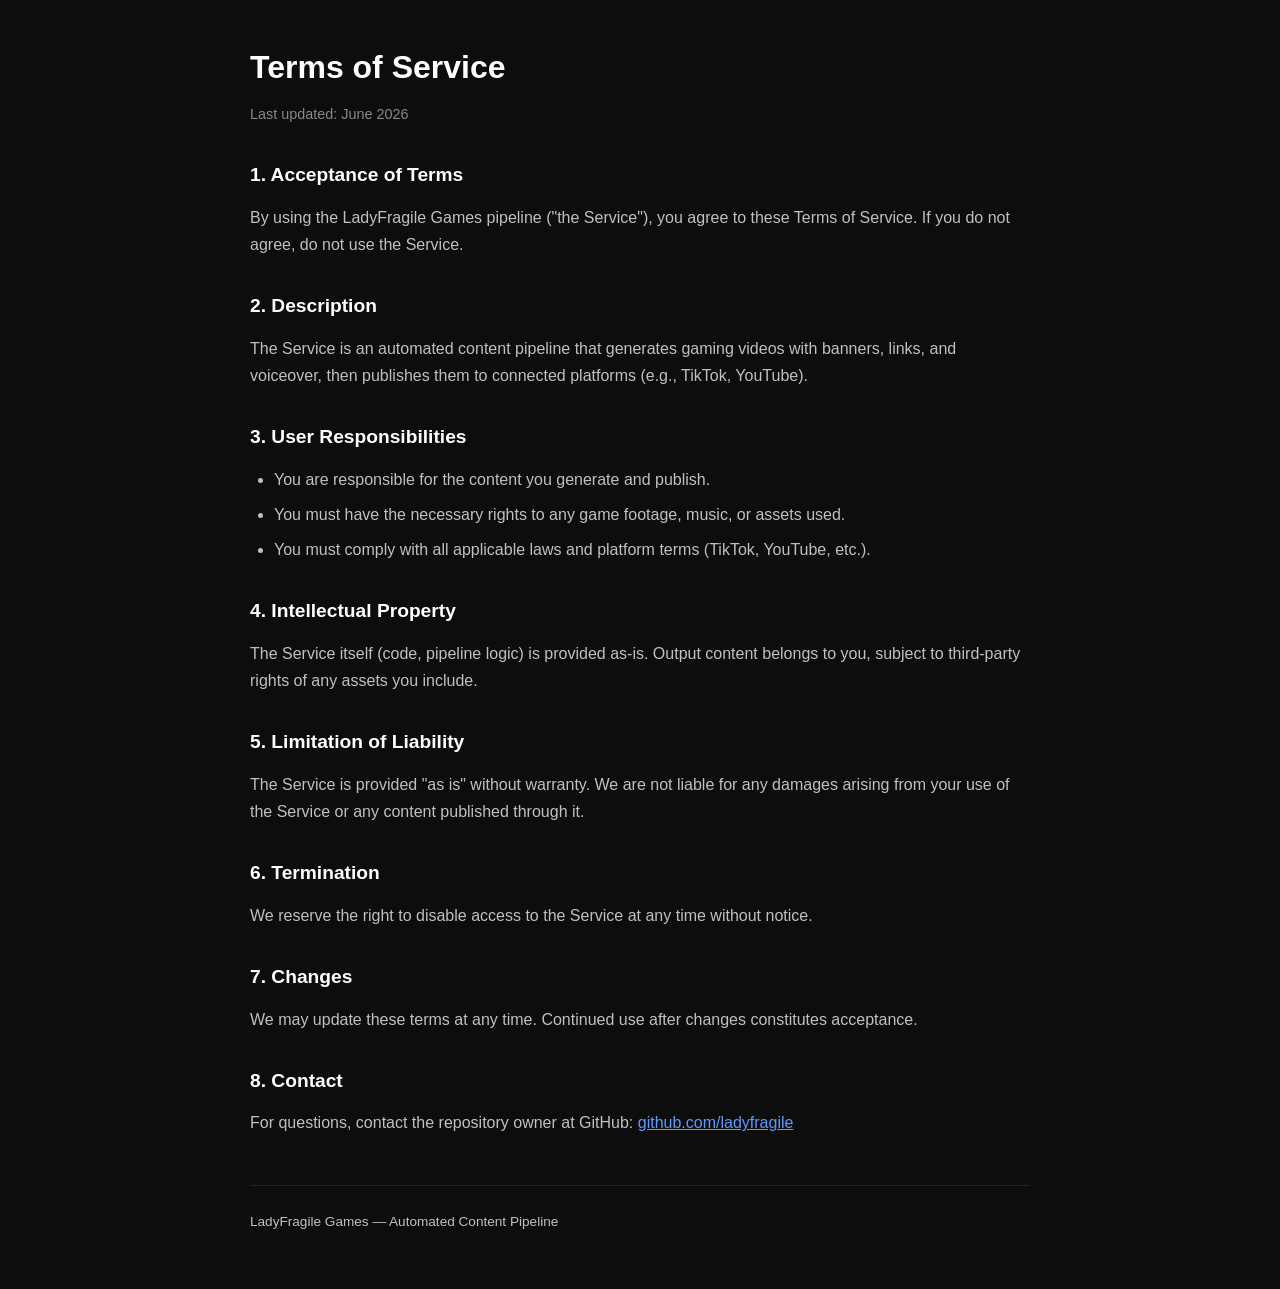
<file: terms/index.html>
<!DOCTYPE html>
<html lang="en">
<head>
  <meta charset="UTF-8">
  <meta name="viewport" content="width=device-width, initial-scale=1">
  <title>Terms of Service — LadyFragile Games</title>
  <style>
    * { margin: 0; padding: 0; box-sizing: border-box; }
    body { font-family: -apple-system, BlinkMacSystemFont, 'Segoe UI', Roboto, sans-serif; color: #e0e0e0; background: #0d0d0d; line-height: 1.7; padding: 40px 20px; }
    .container { max-width: 780px; margin: 0 auto; }
    h1 { font-size: 2rem; font-weight: 700; margin-bottom: 8px; color: #fff; }
    .date { color: #888; font-size: 0.9rem; margin-bottom: 32px; }
    h2 { font-size: 1.2rem; font-weight: 600; margin-top: 32px; margin-bottom: 12px; color: #fff; }
    p { margin-bottom: 16px; color: #c0c0c0; }
    ul { margin: 12px 0 20px 24px; color: #c0c0c0; }
    li { margin-bottom: 8px; }
    strong { color: #e0e0e0; }
    a { color: #5b9aff; }
    .footer { margin-top: 48px; padding-top: 24px; border-top: 1px solid #222; font-size: 0.85rem; color: #666; }
  </style>
</head>
<body>
<div class="container">
  <h1>Terms of Service</h1>
  <p class="date">Last updated: June 2026</p>

  <h2>1. Acceptance of Terms</h2>
  <p>By using the LadyFragile Games pipeline ("the Service"), you agree to these Terms of Service. If you do not agree, do not use the Service.</p>

  <h2>2. Description</h2>
  <p>The Service is an automated content pipeline that generates gaming videos with banners, links, and voiceover, then publishes them to connected platforms (e.g., TikTok, YouTube).</p>

  <h2>3. User Responsibilities</h2>
  <ul>
    <li>You are responsible for the content you generate and publish.</li>
    <li>You must have the necessary rights to any game footage, music, or assets used.</li>
    <li>You must comply with all applicable laws and platform terms (TikTok, YouTube, etc.).</li>
  </ul>

  <h2>4. Intellectual Property</h2>
  <p>The Service itself (code, pipeline logic) is provided as-is. Output content belongs to you, subject to third-party rights of any assets you include.</p>

  <h2>5. Limitation of Liability</h2>
  <p>The Service is provided "as is" without warranty. We are not liable for any damages arising from your use of the Service or any content published through it.</p>

  <h2>6. Termination</h2>
  <p>We reserve the right to disable access to the Service at any time without notice.</p>

  <h2>7. Changes</h2>
  <p>We may update these terms at any time. Continued use after changes constitutes acceptance.</p>

  <h2>8. Contact</h2>
  <p>For questions, contact the repository owner at GitHub: <a href="https://github.com/ladyfragile" target="_blank">github.com/ladyfragile</a></p>

  <div class="footer">
    <p>LadyFragile Games — Automated Content Pipeline</p>
  </div>
</div>
</body>
</html>
</file>
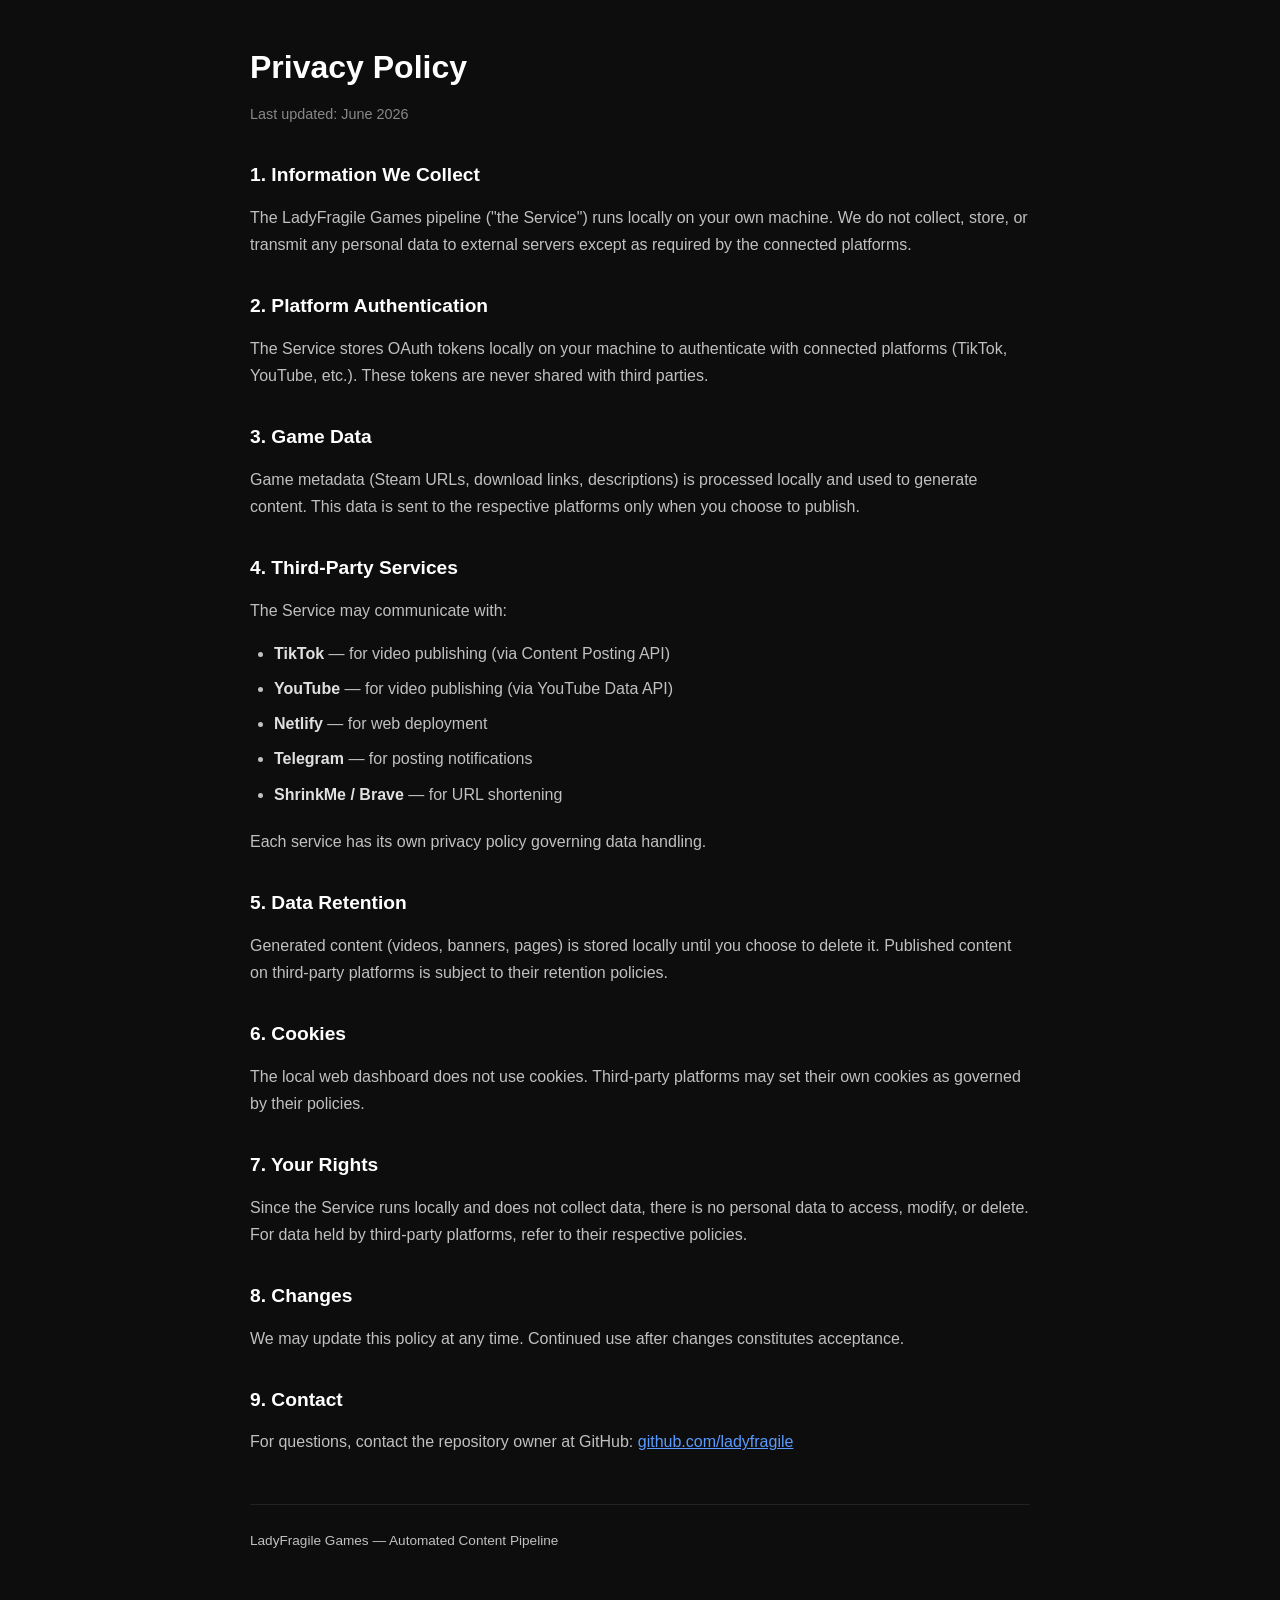
<file: privacy.html>
<!DOCTYPE html>
<html lang="en">
<head>
  <meta charset="UTF-8">
  <meta name="viewport" content="width=device-width, initial-scale=1">
  <title>Privacy Policy — LadyFragile Games</title>
  <style>
    * { margin: 0; padding: 0; box-sizing: border-box; }
    body { font-family: -apple-system, BlinkMacSystemFont, 'Segoe UI', Roboto, sans-serif; color: #e0e0e0; background: #0d0d0d; line-height: 1.7; padding: 40px 20px; }
    .container { max-width: 780px; margin: 0 auto; }
    h1 { font-size: 2rem; font-weight: 700; margin-bottom: 8px; color: #fff; }
    .date { color: #888; font-size: 0.9rem; margin-bottom: 32px; }
    h2 { font-size: 1.2rem; font-weight: 600; margin-top: 32px; margin-bottom: 12px; color: #fff; }
    p { margin-bottom: 16px; color: #c0c0c0; }
    ul { margin: 12px 0 20px 24px; color: #c0c0c0; }
    li { margin-bottom: 8px; }
    strong { color: #e0e0e0; }
    a { color: #5b9aff; }
    .footer { margin-top: 48px; padding-top: 24px; border-top: 1px solid #222; font-size: 0.85rem; color: #666; }
  </style>
</head>
<body>
<div class="container">
  <h1>Privacy Policy</h1>
  <p class="date">Last updated: June 2026</p>

  <h2>1. Information We Collect</h2>
  <p>The LadyFragile Games pipeline ("the Service") runs locally on your own machine. We do not collect, store, or transmit any personal data to external servers except as required by the connected platforms.</p>

  <h2>2. Platform Authentication</h2>
  <p>The Service stores OAuth tokens locally on your machine to authenticate with connected platforms (TikTok, YouTube, etc.). These tokens are never shared with third parties.</p>

  <h2>3. Game Data</h2>
  <p>Game metadata (Steam URLs, download links, descriptions) is processed locally and used to generate content. This data is sent to the respective platforms only when you choose to publish.</p>

  <h2>4. Third-Party Services</h2>
  <p>The Service may communicate with:</p>
  <ul>
    <li><strong>TikTok</strong> — for video publishing (via Content Posting API)</li>
    <li><strong>YouTube</strong> — for video publishing (via YouTube Data API)</li>
    <li><strong>Netlify</strong> — for web deployment</li>
    <li><strong>Telegram</strong> — for posting notifications</li>
    <li><strong>ShrinkMe / Brave</strong> — for URL shortening</li>
  </ul>
  <p>Each service has its own privacy policy governing data handling.</p>

  <h2>5. Data Retention</h2>
  <p>Generated content (videos, banners, pages) is stored locally until you choose to delete it. Published content on third-party platforms is subject to their retention policies.</p>

  <h2>6. Cookies</h2>
  <p>The local web dashboard does not use cookies. Third-party platforms may set their own cookies as governed by their policies.</p>

  <h2>7. Your Rights</h2>
  <p>Since the Service runs locally and does not collect data, there is no personal data to access, modify, or delete. For data held by third-party platforms, refer to their respective policies.</p>

  <h2>8. Changes</h2>
  <p>We may update this policy at any time. Continued use after changes constitutes acceptance.</p>

  <h2>9. Contact</h2>
  <p>For questions, contact the repository owner at GitHub: <a href="https://github.com/ladyfragile" target="_blank">github.com/ladyfragile</a></p>

  <div class="footer">
    <p>LadyFragile Games — Automated Content Pipeline</p>
  </div>
</div>
</body>
</html>
</file>
